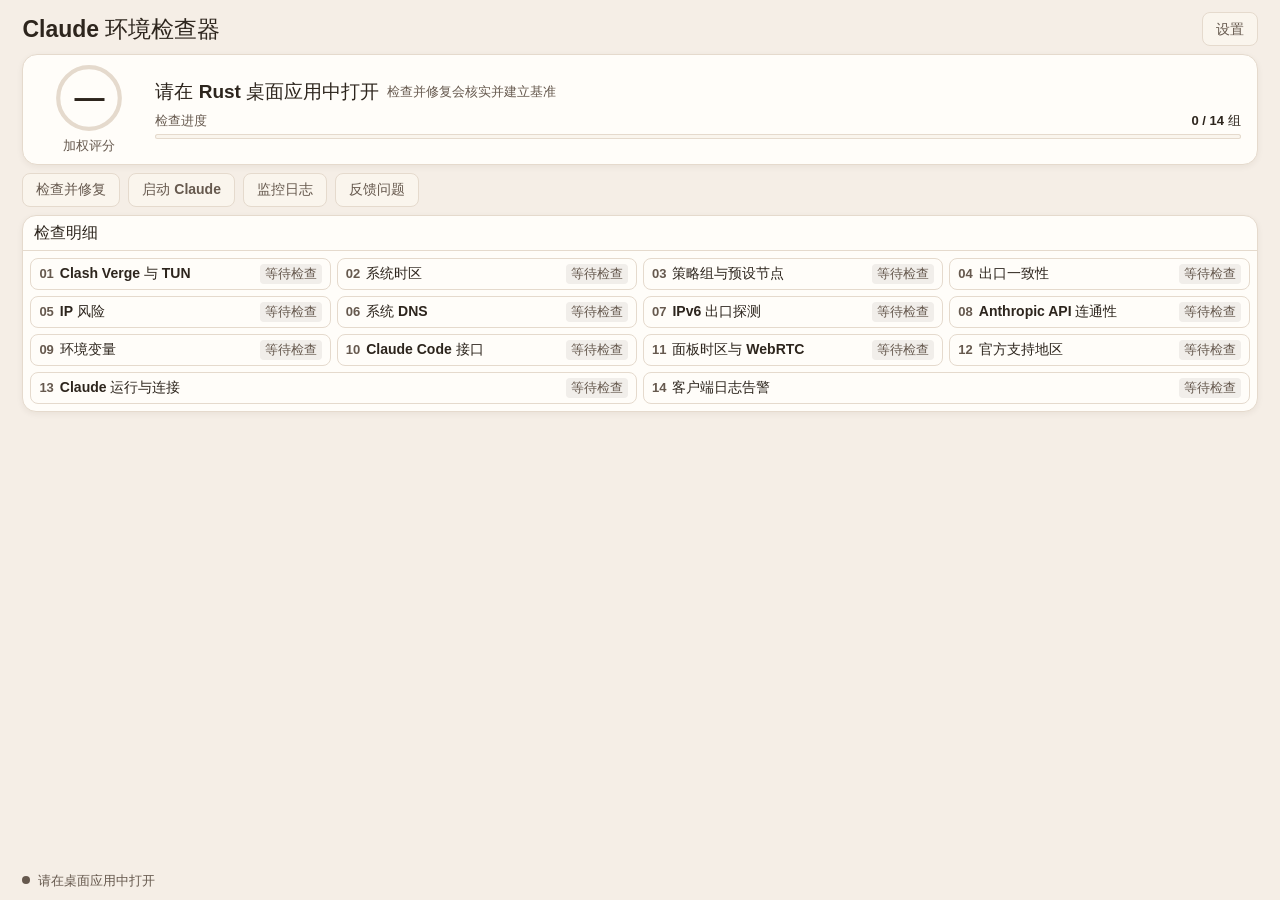
<file: rust-desktop/ui/index.html>
<!doctype html>
<html lang="zh-CN">
<head>
  <meta charset="utf-8">
  <meta name="viewport" content="width=device-width, initial-scale=1">
  <title>Claude 环境检查器</title>
  <link rel="stylesheet" href="panel.css">
  <script defer src="panel.js"></script>
</head>
<body>
  <div class="app">
    <div class="app-content" role="region" aria-label="检查面板" tabindex="0">
      <header>
        <h1>Claude 环境检查器</h1>
        <button class="btn" id="settings" aria-haspopup="dialog">设置</button>
      </header>

      <section class="hero" aria-label="检查概况">
        <div class="score-panel">
          <div class="ring" id="ring">
            <svg viewBox="0 0 100 100" aria-hidden="true">
              <circle class="track" cx="50" cy="50" r="44"></circle>
              <circle class="bar" id="bar" cx="50" cy="50" r="44" pathLength="100"></circle>
            </svg>
            <strong class="score" id="score">—</strong>
          </div>
          <span class="score-label" id="scoreLabel" title="通过和已修复的组获得其权重，参考项不计入">加权评分</span>
        </div>
        <div class="summary">
          <div class="status-heading">
            <span id="spinner" class="spinner" aria-hidden="true" hidden></span>
            <h2 class="state" id="state" role="status">准备检查</h2>
            <span class="launch-hint" id="launch-hint">检查达到 100 分后可启动</span>
            <a id="launch-blocker" class="launch-hint blocker-link" href="#groups" hidden></a>
          </div>
          <div class="progress-heading">
            <span id="activity">检查进度</span>
            <strong id="coverage">0 / 14 组</strong>
          </div>
          <div class="progress-track" id="progress" role="progressbar" aria-label="检查进度" aria-valuemin="0" aria-valuemax="14" aria-valuenow="0">
            <div class="progress-fill" id="progress-fill"></div>
          </div>
          <ul class="chips" id="status-counts" aria-label="检查结果统计" hidden></ul>
        </div>
      </section>

      <div class="actions" aria-label="检查操作">
        <button class="btn primary" data-action="repair">检查并修复</button>
        <button class="btn launch" data-action="launch" aria-describedby="launch-hint launch-blocker" disabled>启动 Claude</button>
        <button class="btn" id="monitor-history" aria-haspopup="dialog">监控日志</button>
        <button class="btn" id="feedback" aria-haspopup="dialog">反馈问题</button>
      </div>

      <main class="results" aria-labelledby="results-title">
        <div class="results-heading">
          <h2 id="results-title">检查明细</h2>
        </div>
        <div id="groups" class="groups"></div>
      </main>
    </div>

    <footer>
      <span class="monitor-indicator" id="monitor-indicator" aria-hidden="true"></span>
      <span id="monitor-status">监控未开启</span>
      <button class="btn btn-sm" id="monitor-toggle" hidden>暂停监控</button>
      <span class="recovery-status" id="timezone-recovery" role="status" hidden></span>
      <button class="btn btn-sm" id="retry-timezone" hidden>恢复原时区</button>
      <div class="footer-version">
        <span id="app-version" aria-label="应用版本"></span>
        <button class="btn btn-sm launch" id="available-update" hidden>可更新</button>
      </div>
    </footer>

    <dialog class="history-dialog" id="history-dialog" aria-labelledby="history-title">
      <div class="history-heading">
        <h2 id="history-title">监控日志</h2>
        <span class="hint history-live">自动更新</span>
        <button class="btn btn-sm" id="export-diagnostics">导出脱敏诊断</button>
        <button class="btn btn-sm" id="close-history" autofocus>关闭</button>
      </div>
      <p class="hint" id="history-status" role="status" hidden></p>
      <p class="hint diagnostics-path" id="diagnostics-path" role="status" hidden></p>
      <ol class="history-list" id="history-list" aria-label="最近的监控事件"></ol>
    </dialog>

    <dialog id="settings-dialog">
      <form id="settings-form">
        <h2>Rust 版设置</h2>
        <label>Claude 策略组<input name="claudeGroup" required maxlength="128"></label>
        <label class="inline"><input type="checkbox" name="pinMainGroup">同时锁定另一个策略组</label>
        <label>另一个策略组<input name="mainGroup" maxlength="128"></label>
        <p class="hint">启用后，检查并修复会按同一个预设节点核对两个策略组。</p>
        <p class="hint" id="settings-lock" hidden>Claude 正在运行。退出 Claude 后可修改策略组或环境基准。</p>
        <p class="hint" id="data-directory"></p>
        <p class="hint" id="log-path"></p>
        <p id="settings-error" class="error" role="alert"></p>
        <div class="settings-actions">
          <button class="btn btn-sm" type="button" data-action="learn">记住当前环境</button>
          <button class="btn btn-sm" type="button" id="copy" disabled>复制检查状态</button>
          <button class="btn btn-sm" type="button" id="check-updates" aria-haspopup="dialog">检查更新</button>
        </div>
        <div class="dialog-actions">
          <button class="btn" type="button" id="cancel-settings">取消</button>
          <button class="btn primary" type="submit">保存</button>
        </div>
      </form>
    </dialog>

    <dialog id="update-dialog" aria-labelledby="update-title">
      <div class="update-content">
        <h2 id="update-title">应用更新</h2>
        <p class="hint" id="update-version" hidden></p>
        <p id="update-result" role="status"></p>
        <div class="dialog-actions">
          <button class="btn" id="close-update" autofocus>关闭</button>
          <button class="btn primary" id="update-action" hidden>下载并更新</button>
        </div>
      </div>
    </dialog>

    <dialog id="runtime-risk-dialog" aria-labelledby="runtime-risk-title">
      <div class="update-content">
        <h2 id="runtime-risk-title">运行环境风险发生变化</h2>
        <p id="runtime-risk-message"></p>
        <p class="error" id="runtime-risk-error" role="alert"></p>
        <div class="dialog-actions">
          <button class="btn" type="button" id="keep-claude-running" autofocus>保持运行</button>
          <button class="btn primary" type="button" id="close-risk-claude">关闭 Claude</button>
        </div>
      </div>
    </dialog>

    <dialog id="repair-guide-dialog" aria-labelledby="repair-guide-title">
      <div class="update-content">
        <h2 id="repair-guide-title">需要手动处理</h2>
        <p id="repair-guide-summary"></p>
        <ol class="repair-steps" id="repair-guide-steps"></ol>
        <p class="hint">检查器不要求特定 VPN 品牌，也不会自动更改第三方 VPN。关键是 Claude 网页和 API 使用同一个受支持地区的出口。</p>
        <div class="dialog-actions">
          <button class="btn" type="button" id="repair-guide-feedback">反馈问题</button>
          <button class="btn primary" type="button" id="close-repair-guide" autofocus>知道了</button>
        </div>
      </div>
    </dialog>

    <dialog id="feedback-dialog" aria-labelledby="feedback-title">
      <div class="update-content">
        <h2 id="feedback-title">反馈问题</h2>
        <p>可以先导出脱敏诊断，再到 GitHub 提交反馈并手动附加文件。</p>
        <p class="hint">诊断文件不会自动上传。导出内容不包含 IP、VPN 节点名、用户名、文件路径或原始检查说明。</p>
        <p class="hint diagnostics-path" id="feedback-result" role="status" hidden></p>
        <div class="dialog-actions">
          <button class="btn" type="button" id="close-feedback">取消</button>
          <button class="btn" type="button" id="feedback-export">导出脱敏诊断</button>
          <button class="btn primary" type="button" id="open-feedback">打开 GitHub 反馈</button>
        </div>
      </div>
    </dialog>

    <dialog id="confirm-dialog">
      <form method="dialog">
        <h2 id="confirm-title"></h2>
        <p id="confirm-message"></p>
        <div class="dialog-actions">
          <button class="btn" value="cancel" autofocus>取消</button>
          <button class="btn primary" value="confirm">继续</button>
        </div>
      </form>
    </dialog>
  </div>
</body>
</html>
</file>
<file: rust-desktop/ui/panel.css>
:root {
  font-family: "Segoe UI Variable Text", "Segoe UI", "Microsoft YaHei UI", "Microsoft YaHei", sans-serif;
  font-size: 14px;
  font-weight: 400;
  line-height: 1.5;
  font-synthesis: none;
}

* { box-sizing: border-box; }
body, h1, h2, h3, p, ul { margin: 0; }
button, select, input { font: inherit; }
[hidden] { display: none !important; }

body {
  --page: #f5eee6;
  --surface: #fffdf9;
  --subtle: #faf5ed;
  --text: #2d251d;
  --muted: #66594e;
  --border: #e5dacd;
  --accent: #a03338;
  --on-accent: #fff;
  --accent-soft: #f9e9e6;
  --success: #116447;
  --warning: #864605;
  --danger: #a52938;
  --unknown: #59458f;
  --shadow: 0 2px 6px rgb(55 36 24 / 6%);
  color: var(--text);
  background: var(--page);
}

.app {
  --page-gutter: clamp(14px, 1.75vw, 24px);
  --top-padding: 12px;
  --bottom-padding: 10px;
  --section-gap: 8px;
  width: min(100%, 1480px);
  height: 100vh;
  margin-inline: auto;
  display: grid;
  grid-template-rows: minmax(0, 1fr) auto;
}

.app-content {
  padding: var(--top-padding) var(--page-gutter) var(--section-gap);
  overflow: auto;
  scrollbar-width: none;
  display: flex;
  flex-direction: column;
  gap: var(--section-gap);
}
.app-content::-webkit-scrollbar { display: none; }
.app-content > * { flex: none; }
.app-content:focus-visible { outline: 2px solid var(--accent); outline-offset: -2px; }

header, .actions, .settings-actions, .results-heading, footer {
  display: flex;
  align-items: center;
}

header { justify-content: space-between; gap: 14px; }
h1 { font-size: 23px; font-weight: 700; line-height: 1.24; }
.settings-actions { gap: 8px; flex-wrap: wrap; }

.hero {
  display: grid;
  grid-template-columns: 100px minmax(0, 1fr);
  align-items: center;
  gap: 16px;
  padding: 8px 16px;
  border: 1px solid var(--border);
  border-radius: 15px;
  background: var(--surface);
  box-shadow: var(--shadow);
}

.score-panel { display: grid; justify-items: center; gap: 3px; }
.ring { width: 70px; height: 70px; position: relative; display: grid; place-items: center; }
.ring svg { width: 100%; height: 100%; position: absolute; inset: 0; transform: rotate(-90deg); }
.ring circle { fill: none; stroke-width: 6; }
.ring .track { stroke: var(--border); }
.ring .bar {
  stroke: var(--accent);
  stroke-linecap: round;
  stroke-dasharray: 100;
  stroke-dashoffset: 100;
  transition: stroke-dashoffset 260ms ease-out, stroke 180ms ease;
}
.ring.blocked .bar { stroke: var(--danger); }
.ring.ready .bar { stroke: var(--success); }
.score { position: relative; font-size: 30px; font-weight: 700; line-height: 1; font-variant-numeric: tabular-nums; }
.score-label { color: var(--muted); font-size: 13px; }

.status-heading { display: flex; flex-wrap: wrap; align-items: center; gap: 4px 8px; margin-bottom: 6px; }
.state { font-size: 19px; font-weight: 700; line-height: 1.35; overflow-wrap: anywhere; }
.progress-heading { display: flex; gap: 12px; justify-content: space-between; color: var(--muted); font-size: 13px; }
#activity { overflow-wrap: anywhere; }
#coverage { flex: none; color: var(--text); font-variant-numeric: tabular-nums; font-weight: 650; }
.progress-track {
  height: 5px;
  position: relative;
  margin-top: 4px;
  overflow: hidden;
  background: var(--subtle);
  border-radius: 4px;
  box-shadow: inset 0 0 0 1px var(--border);
}

.progress-fill {
  width: 0;
  height: 100%;
  position: relative;
  z-index: 1;
  border-radius: inherit;
  background: var(--accent);
  transition: width 250ms ease-out;
}

.progress-track.running::before {
  content: "";
  position: absolute;
  inset: 0 auto 0 0;
  width: 25%;
  background: color-mix(in srgb, var(--accent) 34%, var(--surface));
  animation: sweep 1.35s ease-in-out infinite;
}

@keyframes sweep { from { transform: translateX(-100%); } to { transform: translateX(400%); } }

.spinner {
  width: 17px;
  height: 17px;
  flex: none;
  border: 2px solid var(--border);
  border-top-color: var(--accent);
  border-radius: 50%;
  animation: spin 800ms linear infinite;
}

@keyframes spin { to { transform: rotate(360deg); } }

.chips { display: flex; flex-wrap: wrap; gap: 4px 7px; list-style: none; padding: 0; margin-top: 6px; }
.chip { font-variant-numeric: tabular-nums; }

.actions { flex-wrap: wrap; gap: 8px; }
.launch-hint { font-size: 13px; color: var(--muted); }
.launch-hint:empty { display: none; }
.blocker-link { text-underline-offset: 3px; }
.card:focus-visible { outline: 2px solid var(--accent); outline-offset: -2px; }
#confirm-message { white-space: pre-line; overflow-wrap: anywhere; max-height: 50vh; overflow: auto; }
.repair-steps { display: grid; gap: 8px; padding-inline-start: 22px; line-height: 1.5; }
.launch-hint.locked {
  padding: 1px 6px;
  border-radius: 4px;
  color: var(--unknown);
  background: color-mix(in srgb, var(--unknown) 9%, var(--surface));
}
.btn {
  min-height: 38px;
  border: 1px solid var(--border);
  border-radius: 8px;
  padding: 7px 13px;
  color: var(--text);
  background: var(--surface);
  font-size: 14px;
  font-weight: 600;
  white-space: nowrap;
  cursor: pointer;
}

.btn:hover:not(:disabled) { border-color: var(--accent); background: var(--accent-soft); }
.btn.primary { border-color: var(--accent); color: var(--on-accent); background: var(--accent); }
.btn.primary:hover:not(:disabled) { background: color-mix(in srgb, var(--accent) 87%, var(--on-accent)); }
.btn.launch:not(:disabled) { border-color: var(--accent); color: var(--accent); }
.btn:disabled { background: var(--subtle); color: var(--muted); border-color: var(--border); cursor: default; }
.btn-sm { min-height: 31px; padding: 4px 10px; font-size: 13px; }
header .btn, .actions .btn { min-height: 34px; padding-block: 4px; }
.btn:focus-visible, input:focus-visible { outline: 2px solid var(--accent); outline-offset: 2px; }

.results {
  border: 1px solid var(--border);
  border-radius: 14px;
  background: var(--surface);
  box-shadow: var(--shadow);
}

.results-heading { justify-content: space-between; gap: 10px; padding: 5px 11px; border-bottom: 1px solid var(--border); }
.results-heading h2 { font-size: 16px; font-weight: 700; }
.groups {
  padding: 7px;
  display: grid;
  grid-template-columns: repeat(3, minmax(0, 1fr));
  align-items: stretch;
  gap: 6px;
}

.card {
  display: flex;
  flex-direction: column;
  min-width: 0;
  padding: 5px 8px;
  border: 1px solid var(--border);
  border-radius: 8px;
  background: var(--surface);
  --result: var(--muted);
}
[data-level="pass"] { --result: var(--success); }
[data-level="failed"] { --result: var(--danger); }
[data-level="warning"] { --result: var(--warning); }
[data-level="fixed"] { --result: var(--accent); }
[data-level="unknown"],
[data-level="pending_launch"],
[data-level="pending_connection"] { --result: var(--unknown); }
.card.arrived { animation: arrival 520ms ease-out both; }

@keyframes arrival {
  from { background-color: color-mix(in srgb, var(--result) 13%, var(--surface)); border-color: var(--result); }
  to { background-color: var(--surface); border-color: var(--border); }
}

.card h3 { display: flex; align-items: baseline; gap: 6px; font-size: 14px; line-height: 1.35; font-weight: 650; overflow-wrap: anywhere; }
.idx { color: var(--muted); font-size: 13px; font-variant-numeric: tabular-nums; flex: none; }
.cst, .chip {
  font-size: 13px;
  line-height: 1.4;
  font-weight: 650;
  padding: 1px 5px;
  border-radius: 4px;
  white-space: nowrap;
  color: var(--result, var(--muted));
  background: color-mix(in srgb, var(--result, var(--muted)) 9%, var(--surface));
}
.cst { margin-left: auto; flex: none; }

.card .txt { font-size: 14px; line-height: 1.36; white-space: pre-line; overflow-wrap: anywhere; margin-top: 2px; }
.card .meta { font-size: 13px; line-height: 1.33; color: var(--muted); margin-top: auto; padding-top: 1px; overflow-wrap: anywhere; }
.txt:empty, .meta:empty { display: none; }

footer {
  gap: 8px;
  flex-wrap: wrap;
  padding: 0 var(--page-gutter) var(--bottom-padding);
  font-size: 13px;
  color: var(--muted);
  min-height: 27px;
}
.footer-version { display: flex; align-items: center; gap: 8px; margin-inline-start: auto; white-space: nowrap; }
.monitor-indicator { width: 8px; height: 8px; border-radius: 50%; background: var(--muted); flex: none; }
.monitor-indicator.active { background: var(--success); }
.recovery-status { padding-inline-start: 8px; border-inline-start: 1px solid var(--border); }
.recovery-status.has-error { color: var(--danger); }
dialog {
  border: 1px solid var(--border);
  border-radius: 14px;
  background: var(--surface);
  color: var(--text);
  width: min(450px, calc(100% - 32px));
  padding: 22px;
}
dialog::backdrop { background: rgb(12 20 36 / 46%); }
dialog form { display: grid; gap: 12px; }
.update-content { display: grid; gap: 12px; }
dialog h2 { font-size: 19px; }
dialog label { display: grid; gap: 4px; }
dialog .inline { display: flex; align-items: center; gap: 8px; }
dialog .hint, dialog .error { font-size: 13px; overflow-wrap: anywhere; }
dialog .hint { color: var(--muted); }
dialog .error { color: var(--danger); }
dialog .error:empty { display: none; }
dialog input:not([type="checkbox"]) { border: 1px solid var(--border); border-radius: 7px; background: var(--subtle); color: var(--text); padding: 8px; width: 100%; }
.dialog-actions { display: flex; gap: 8px; justify-content: end; }

.history-dialog {
  width: min(660px, calc(100% - 32px));
  max-height: calc(100vh - 36px);
  padding: 16px;
}
.history-dialog[open] { display: flex; flex-direction: column; gap: 10px; }
.history-heading { display: flex; align-items: center; justify-content: space-between; gap: 8px; }
.history-live { margin-right: auto; }
.history-list { list-style: none; padding: 0; overflow: auto; min-height: 0; }
.history-list:empty { display: none; }
.history-entry { padding: 9px 8px; border-top: 1px solid var(--border); }
.history-row { display: flex; flex-wrap: wrap; align-items: baseline; gap: 3px 12px; }
.history-event { font-weight: 650; }
.history-time { margin-left: auto; }
.history-score, .history-time, .history-detail {
  font-size: 13px;
  color: var(--muted);
  font-variant-numeric: tabular-nums;
}
.history-detail { margin-top: 2px; }
.diagnostics-path { overflow-wrap: anywhere; user-select: text; }

@media (min-width: 1000px) {
  .groups { grid-template-columns: repeat(4, minmax(0, 1fr)); }
  .groups > .card:nth-last-child(2):nth-child(4n + 1),
  .groups > .card:last-child:nth-child(4n + 2) {
    grid-column: span 2;
  }
}
@media (min-width: 1000px) and (max-height: 760px) {
  .app { --top-padding: 8px; --bottom-padding: 8px; --section-gap: 6px; }
  .hero { padding-block: 6px; }
  .ring { width: 64px; height: 64px; }
}
@media (max-width: 860px) {
  .groups { grid-template-columns: repeat(2, minmax(0, 1fr)); }
}
@media (max-width: 640px) {
  .app { --top-padding: 10px; --page-gutter: 12px; }
  .hero { grid-template-columns: 78px minmax(0, 1fr); padding-inline: 10px; gap: 10px; }
  .ring { width: 64px; height: 64px; }
  h1 { font-size: 20px; }
}
@media (max-width: 520px) {
  header { flex-wrap: wrap; }
  .groups { grid-template-columns: minmax(0, 1fr); }
}
@media (prefers-reduced-motion: reduce) {
  .ring .bar, .progress-fill { transition: none; }
  .spinner, .progress-track.running::before, .card.arrived { animation: none; }
}
</file>
